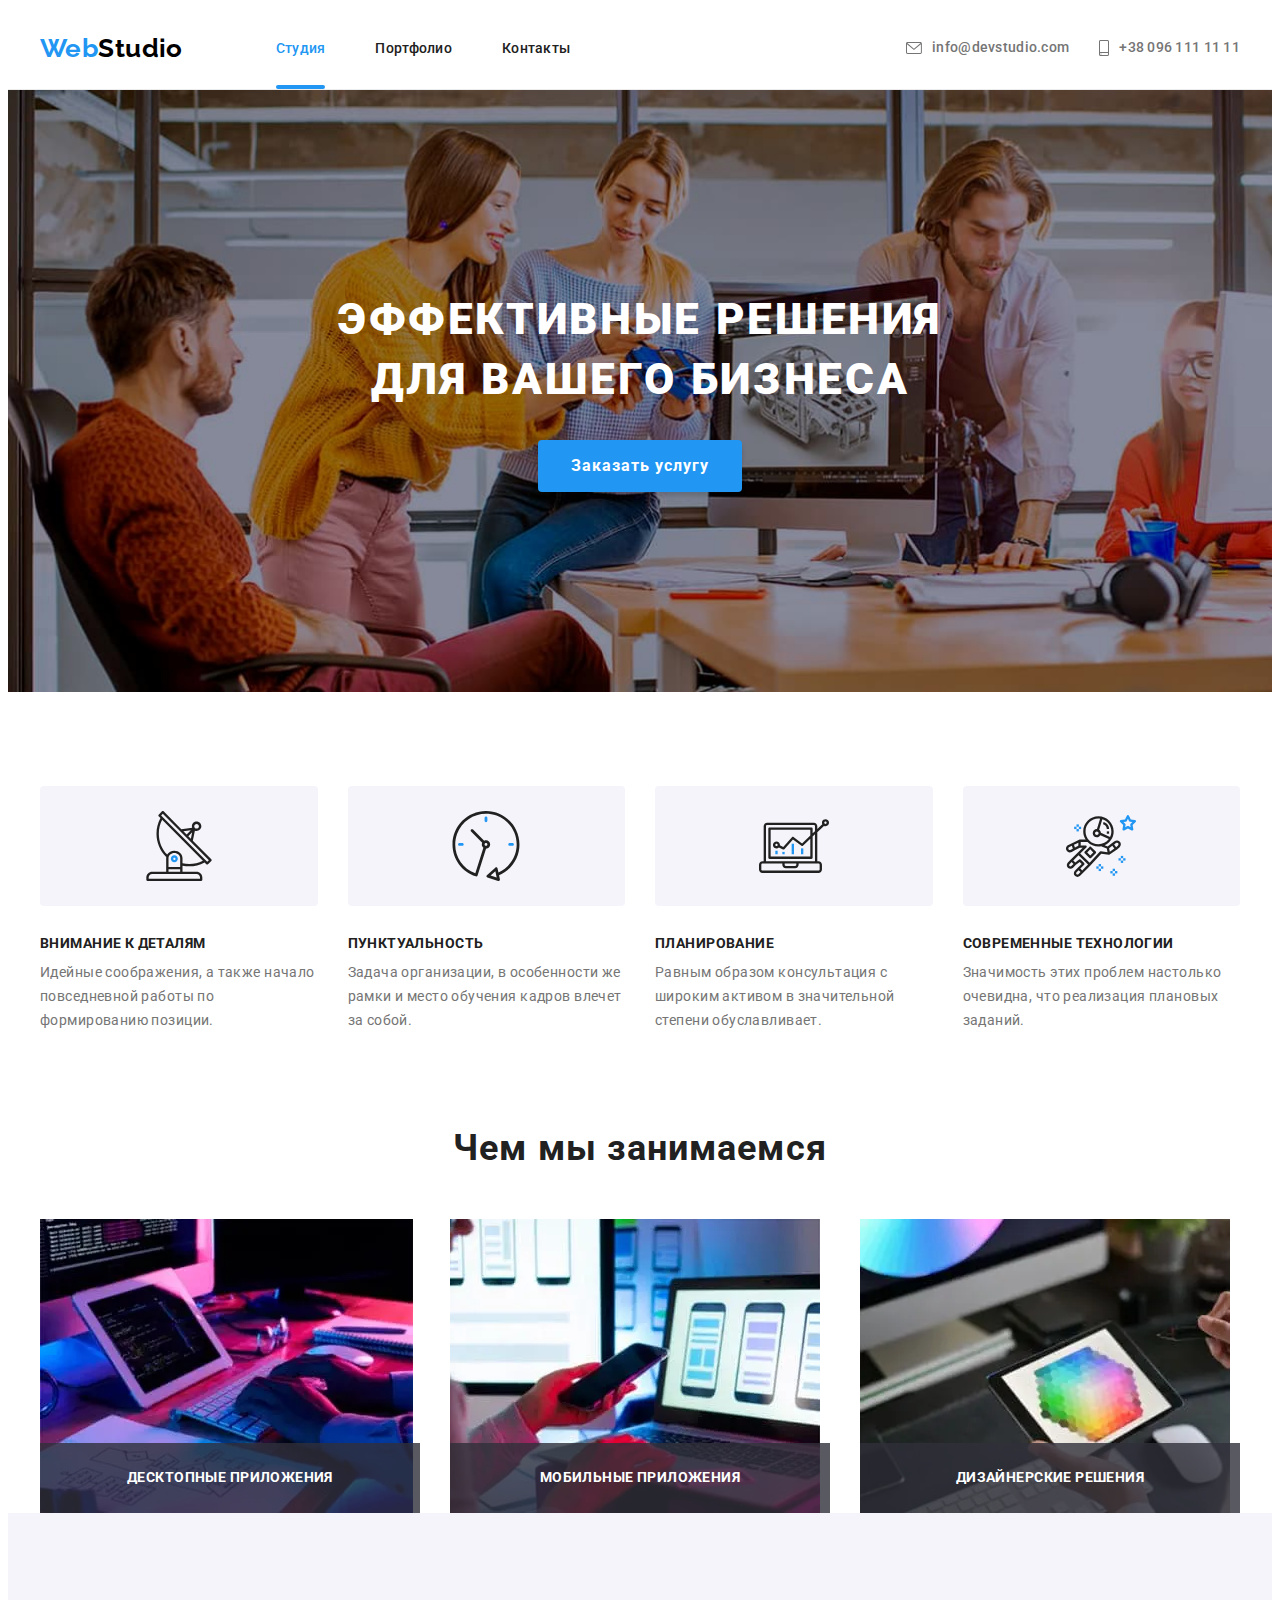
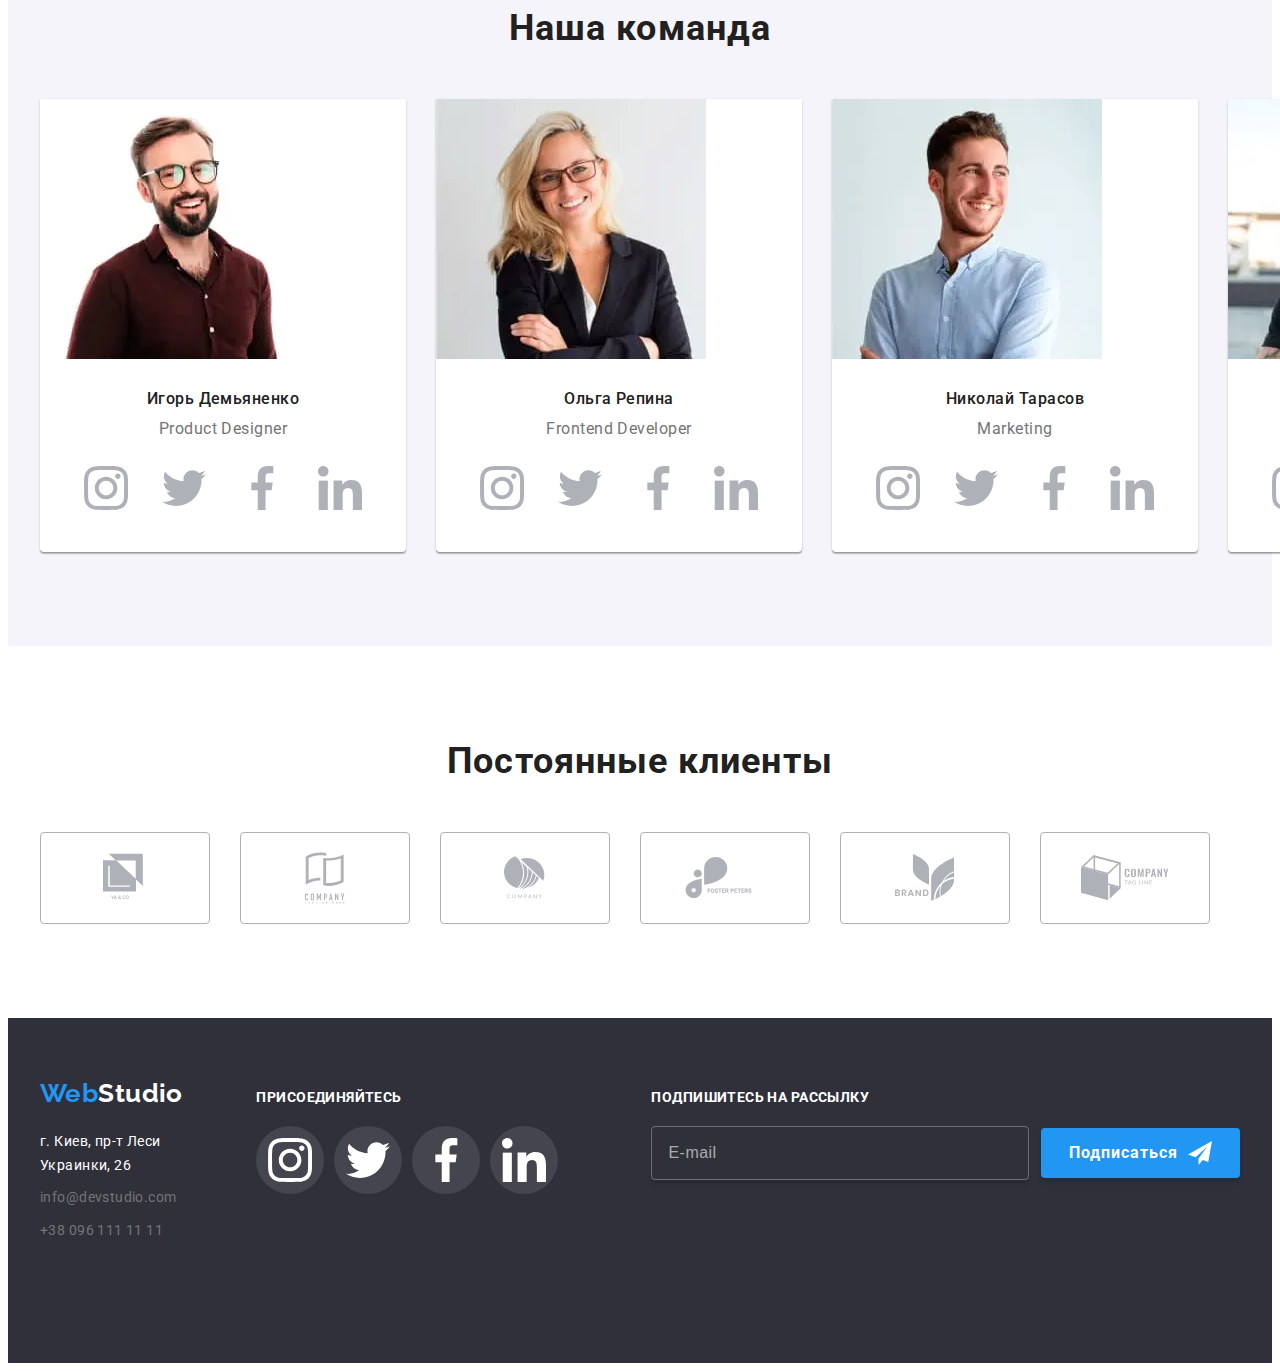
<file: index.html>
<!DOCTYPE html>
<html lang="ru">
<head>
    <meta charset="UTF-8">
    <meta name="viewport" content="width=device-width, initial-scale=1.0">
    <title>Document</title>
    <link rel="preconnect" href="https://fonts.gstatic.com">
    <link href="https://fonts.googleapis.com/css2?family=Raleway:wght@700&family=Roboto:wght@400;500;700;900&display=swap"
        rel="stylesheet">
    <link rel="stylesheet" href="https://cdnjs.cloudflare.com/ajax/libs/modern-normalize/1.0.0/modern-normalize.min.css"
        integrity="sha512-ISS7cAi1PEhQ8jnbJpJZMd29NlhNj4AWYyLOSp2CE/CsHxTCu+r+t0D2yoJudVrd0/8fTVPUVDzY5Tvli75u/g=="
        crossorigin="anonymous" />
    <link rel="stylesheet" href="https://cdnjs.cloudflare.com/ajax/libs/animate.css/4.1.1/animate.min.css" />
    <link rel="stylesheet" href="./css/main.min.css">
</head>
<body>
    <!--Шапка сайта-->
    <header class="header">
       <div class="mobile-backdrop" data-menu>
            <div class="mobile-menu">
                <button type="button" class="mobile-menu-close-btn" data-menu-close>
                    <svg class="mobile-menu-close__icon">
                        <use href="./img/main/sprite.svg#icon-mobile-menu-close"></use>
                    </svg>
                </button>
                <ul class="mobile-menu-list list">
                    <li class="mobile-menu-list__item">
                        <a class="mobile-menu-list__link mobile-menu-list_active link" href="./index.html">Студия</a>
                    </li>
                    <li class="mobile-menu-list__item">
                        <a class="mobile-menu-list__link link" href="./portfolio.html">Портфолио</a>
                    </li>
                    <li class="mobile-menu-list__item">
                        <a class="mobile-menu-list__link link" href="">Контакты</a>
                    </li>
                </ul>
                <ul class="mobile-menu-contacts list">
                    <li class="mobile-menu-contacts__item">
                        <a class="mobile-menu-contacts__tell link" href="tel:+380961111111">
                            +38 096 111 11 11
                        </a>
                    </li>
                    <li class="mobile-menu-contacts__item">
                        <a class="mobile-menu-contacts__mail link" href="mailto:info@devstudio.com">
                            info@devstudio.com
                        </a>
                    </li>
                </ul>
                <ul class="mobile-menu-social-list list">
                    <li class="mobile-menu-social-list__item">
                        <a class="mobile-menu-social-list__link link" href="">Instagram</a>
                    </li>
                    <li class="mobile-menu-social-list__item">
                        <a class="mobile-menu-social-list__link link" href="">Twitter</a>
                    </li>
                    <li class="mobile-menu-social-list__item">
                        <a class="mobile-menu-social-list__link link" href="">Facebook</a>
                    </li>
                    <li class="mobile-menu-social-list__item">
                        <a class="mobile-menu-social-list__link link" href="">LinkedIn</a>
                    </li>
                </ul>
            </div>
        </div>
        
        
        <div class="header-container container">
            <nav class="nav">
                <a class="logo logo_black link animate__fadeInDown" href="index.html"><span class="logo logo_accent">Web</span>Studio</a>
                <ul class="nav-list list">
                    <li class="nav-list__item">
                        <a class="nav-list__link nav-list_active link" href="index.html">Студия</a>
                    </li>
                    <li class="nav-list__item">
                        <a class="nav-list__link link" href="portfolio.html">Портфолио</a>
                    </li>
                    <li class="nav-list__item">
                        <a class="nav-list__link link" href="">Контакты</a>
                    </li>
                </ul>
            </nav>
            
            <ul class="our-contacts list">
                <li class="our-contacts__item">
                    <a class="our-contacts__link link" href="mailto:info@devstudio.com">
                        <svg class="our-contacts__icon envelope">
                            <use href="./img/main/sprite.svg#icon-envelope"></use>
                        </svg>
                        info@devstudio.com
                    </a>
                </li>
                <li class="our-contacts__item">
                    <a class="our-contacts__link link" href="tel:+380961111111">
                        <svg class="our-contacts__icon smartphone">
                            <use href="./img/main/sprite.svg#icon-smartphone"></use>
                        </svg>
                        +38 096 111 11 11
                    </a>
                </li>
            </ul>
            <button type="button" class="burger-btn" data-menu-button>
                <svg class="burger-btn__icon">
                    <use href="./img/main/sprite.svg#burger-icon"></use>
                </svg>
            </button>
        </div>  
    </header>

    <!--Основной блок-->
    <main>
        <section class="hero">

            <div class="hero-container">
                <h1 class="hero-container__title">Эффективные решения для вашего бизнеса</h1>
                <button class="hero-container__btn" data-modal-open>Заказать услугу</button>
            </div>
            
        </section>

        <section class="advantages container section">

            <h2 class="section-title visually-hidden">Наши преимущества</h2>
            <ul class="advantages-list list">
                <li class="advantages-list__item">
                    <div class="advantages-list__img">
                        <svg class="advantages-icon"
                            width="70"
                            height="70">
                            <use href="./img/main/sprite.svg#icon-antenna"></use>
                        </svg>
                    </div>
                    <h3 class="advantages-list__title">Внимание к деталям</h3>
                    <p class="advantages-list__descript">Идейные соображения, а также начало повседневной работы по формированию позиции.</p>
                </li>
                <li class="advantages-list__item">
                    <div class="advantages-list__img">
                        <svg class="advantages-icon"
                            width="70"
                            height="70">
                            <use href="./img/main/sprite.svg#icon-clock"></use>
                        </svg>
                    </div>
                    <h3 class="advantages-list__title">Пунктуальность</h3>
                    <p class="advantages-list__descript">Задача организации, в особенности же рамки и место обучения кадров влечет за собой.</p>
                </li>
                <li class="advantages-list__item">
                    <div class="advantages-list__img">
                        <svg class="advantages-list__icon"
                            width="70"
                            height="70">
                            <use href="./img/main/sprite.svg#icon-diagram"></use>
                        </svg>
                    </div>
                    <h3 class="advantages-list__title">Планирование</h3>
                    <p class="advantages-list__descript">Равным образом консультация с широким активом в значительной степени обуславливает.</p>
                </li>
                <li class="advantages-list__item">
                    <div class="advantages-list__img">
                        <svg class="advantages-list__icon"
                            width="70"
                            height="70">
                            <use href="./img/main/sprite.svg#icon-astronaut"></use>
                        </svg>
                    </div>
                    <h3 class="advantages-list__title">Современные технологии</h3>
                    <p class="advantages-list__descript">Значимость этих проблем настолько очевидна, что реализация плановых заданий.</p>
                </li>
            </ul>

        </section>

        <section class="activity container">
            <h2 class="section-title">Чем мы занимаемся</h2>
            <ul class="activity-list list">
                <li class="activity-list__item">
                    <a class="activity-list__link" href="">
                        <picture>
                            <source
                                srcset="./img/main/activity/image-01.webp 1x, ./img/main/activity/image-01@2x.webp 2x"
                                media="(min-width: 1200px)" type="image/webp">
                            <source 
                                srcset="./img/main/activity/image-01.jpg 1x, ./img/main/activity/image-01@2x.jpg 2x"
                                media="(min-width: 1200px)">
                            <img class="activity-list____img" src="./img/main/activity/image-01.jpg" 
                        alt="Разработчик при написании кода">
                        </picture>
                    </a>
                    <div class="activity-bacg">
                        <h3 class="activity-bacg__title">Десктопные приложения</h3>
                    </div>
                </li>
                <li class="activity-list__item">
                    <a class="activity-list__link" href="">
                        <picture>
                            <source
                                srcset="./img/main/activity/image-02.webp 1x, ./img/main/activity/image-02@2x.webp 2x"
                                media="(min-width: 1200px)" type="image/webp">
                            <source 
                                srcset="./img/main/activity/image-02.jpg 1x, ./img/main/activity/image-02@2x.jpg 2x"
                                media="(min-width: 1200px)">
                            <img class="activity-list____img" src="./img/main/activity/image-02.jpg" 
                        alt="Девушка с телефоном">
                        </picture>
                    </a>
                    <div class="activity-bacg">
                        <h3 class="activity-bacg__title">Мобильные приложения</h3>
                    </div>
                </li>
                <li class="activity-list__item">
                    <a class="activity-list__link" href="">
                        <picture>
                            <source
                                srcset="./img/main/activity/image-03.webp 1x, ./img/main/activity/image-03@2x.webp 2x"
                                media="(min-width: 1200px)" type="image/webp">
                            <source 
                                srcset="./img/main/activity/image-03.jpg 1x, ./img/main/activity/image-03@2x.jpg 2x"
                                media="(min-width: 1200px)">
                            <img class="activity-list____img" src="./img/main/activity/image-03.jpg" 
                        alt="Цветовая диаграмма на планшете">
                        </picture>
                    </a>
                    <div class="activity-bacg">
                        <h3 class="activity-bacg__title">Дизайнерские решения</h3>
                    </div>
                </li>
            </ul>
        </section>

        <section class="team">

            <div class="team-container container section">
                <h2 class="section-title">Наша команда</h2>
                <ul class="team-list list">
                    <li class="team-list__member">
                        <picture>
                            <source
                                srcset="./img/main/team/ihor.webp 1x, ./img/main/team/ihor@2x.webp 2x"
                                media="(min-width: 1200px)" type="image/webp">
                            <source 
                                srcset="./img/main/team/ihor.jpg 1x, ./img/main/team/ihor@2x.jpg 2x"
                                media="(min-width: 1200px)">
                            <source
                                srcset="./img/main/team/ihor-tablet.webp 1x, ./img/main/team/ihor-tablet@2x.webp 2x"
                                media="(min-width: 768px)" type="image/webp">
                            <source 
                                srcset="./img/main/team/ihor-tablet.jpg 1x, ./img/main/team/ihor-tablet@2x.jpg 2x"
                                media="(min-width: 768px)"> 
                            <source
                                srcset="./img/main/team/ihor-mobile.webp 1x, ./img/main/team/ihor-mobile@2x.webp 2x"
                                media="(max-width: 768px)" type="image/webp">
                            <source 
                                srcset="./img/main/team/ihor-mobile.jpg 1x, ./img/main/team/ihor-mobile@2x.jpg 2x"
                                media="(max-width: 768px)">   
                                <img class="team-list__img" src="./img/main/team/ihor.jpg" 
                        alt="Парень в очках и бордовой рубашке">
                        </picture>
                        <div class="team-member">
                            <h3 class="team-member__name">Игорь Демьяненко</h3>
                            <p class="team-member__post">Product Designer</p>
                            <ul class="team-social-list list">
                                <li class="team-social-list__item">
                                    <a class="team-social-list__link link" href="">
                                        <svg class="team-social-list__icon">
                                            <use href="./img/main/sprite.svg#icon-instagram"></use>
                                        </svg>
                                    </a>
                                </li>
                                <li class="team-social-list__item">
                                    <a class="team-social-list__link link" href="">
                                        <svg class="team-social-list__icon">
                                            <use href="./img/main/sprite.svg#icon-twitter"></use>
                                        </svg>
                                    </a>
                                </li>
                                <li class="team-social-list__item">
                                    <a class="team-social-list__link link" href="">
                                        <svg class="team-social-list__icon">
                                            <use href="./img/main/sprite.svg#icon-facebook"></use>
                                        </svg>
                                    </a>
                                </li>
                                <li class="team-social-list__item">
                                    <a class="team-social-list__link link" href="">
                                        <svg class="team-social-list__icon">
                                            <use href="./img/main/sprite.svg#icon-linkedin"></use>
                                        </svg>
                                    </a>
                                </li>
                            </ul>
                        </div>
                        
                    </li>
                    <li class="team-list__member">
                        <picture>
                            <source
                                srcset="./img/main/team/olga.webp 1x, ./img/main/team/olga@2x.webp 2x"
                                media="(min-width: 1200px)" type="image/webp">
                            <source 
                                srcset="./img/main/team/olga.jpg 1x, ./img/main/team/olga@2x.jpg 2x"
                                media="(min-width: 1200px)">
                            <source
                                srcset="./img/main/team/olga-tablet.webp 1x, ./img/main/team/olga-tablet@2x.webp 2x"
                                media="(min-width: 768px)" type="image/webp">
                            <source 
                                srcset="./img/main/team/olga-tablet.jpg 1x, ./img/main/team/olga-tablet@2x.jpg 2x"
                                media="(min-width: 768px)"> 
                            <source
                                srcset="./img/main/team/olga-mobile.webp 1x, ./img/main/team/olga-mobile@2x.webp 2x"
                                media="(max-width: 768px)" type="image/webp">
                            <source 
                                srcset="./img/main/team/olga-mobile.jpg 1x, ./img/main/team/olga-mobile@2x.jpg 2x"
                                media="(max-width: 768px)">
                            <img class="team-list__img" src="./img/main/team/olga.jpg" 
                        alt="Девушка блондинка в черном жакете">
                        </picture>
                        <div class="team-member">
                            <h3 class="team-member__name">Ольга Репина</h3>
                            <p class="team-member__post">Frontend Developer</p>
                            <ul class="team-social-list list">
                                <li class="team-social-list__item">
                                    <a class="team-social-list__link link" href="">
                                        <svg class="team-social-list__icon">
                                            <use href="./img/main/sprite.svg#icon-instagram"></use>
                                        </svg>
                                    </a>
                                </li>
                                <li class="team-social-list__item">
                                    <a class="team-social-list__link link" href="">
                                        <svg class="team-social-list__icon">
                                            <use href="./img/main/sprite.svg#icon-twitter"></use>
                                        </svg>
                                    </a>
                                </li>
                                <li class="team-social-list__item">
                                    <a class="team-social-list__link link" href="">
                                        <svg class="team-social-list__icon">
                                            <use href="./img/main/sprite.svg#icon-facebook"></use>
                                        </svg>
                                    </a>
                                </li>
                                <li class="team-social-list__item">
                                    <a class="team-social-list__link link" href="">
                                        <svg class="team-social-list__icon">
                                            <use href="./img/main/sprite.svg#icon-linkedin"></use>
                                        </svg>
                                    </a>
                                </li>
                            </ul>
                        </div>
                    </li>
                    <li class="team-list__member">
                        <picture>
                            <source
                                srcset="./img/main/team/nikolay.webp 1x, ./img/main/team/nikolay@2x.webp 2x"
                                media="(min-width: 1200px)" type="image/webp">
                            <source 
                                srcset="./img/main/team/nikolay.jpg 1x, ./img/main/team/nikolay@2x.jpg 2x"
                                media="(min-width: 1200px)">
                            <source
                                srcset="./img/main/team/nikolay-tablet.webp 1x, ./img/main/team/nikolay-tablet@2x.webp 2x"
                                media="(min-width: 768px)" type="image/webp">
                            <source 
                                srcset="./img/main/team/nikolay-tablet.jpg 1x, ./img/main/team/nikolay-tablet@2x.jpg 2x"
                                media="(min-width: 768px)"> 
                            <source
                                srcset="./img/main/team/nikolay-mobile.webp 1x, ./img/main/team/nikolay-mobile@2x.webp 2x"
                                media="(max-width: 768px)" type="image/webp">
                            <source 
                                srcset="./img/main/team/nikolay-mobile.jpg 1x, ./img/main/team/nikolay-mobile@2x.jpg 2x"
                                media="(max-width: 768px)">
                            <img class="team-list__img" src="./img/main/team/nikolay.jpg" 
                        alt="Парень в голубой рубашке">
                        </picture>
                        <div class="team-member">
                            <h3 class="team-member__name">Николай Тарасов</h3>
                            <p class="team-member__post">Marketing</p>
                            <ul class="team-social-list list">
                                <li class="team-social-list__item">
                                    <a class="team-social-list__link link" href="">
                                        <svg class="team-social-list__icon">
                                            <use href="./img/main/sprite.svg#icon-instagram"></use>
                                        </svg>
                                    </a>
                                </li>
                                <li class="team-social-list__item">
                                    <a class="team-social-list__link link" href="">
                                        <svg class="team-social-list__icon">
                                            <use href="./img/main/sprite.svg#icon-twitter"></use>
                                        </svg>
                                    </a>
                                </li>
                                <li class="team-social-list__item">
                                    <a class="team-social-list__link link" href="">
                                        <svg class="team-social-list__icon">
                                            <use href="./img/main/sprite.svg#icon-facebook"></use>
                                        </svg>
                                    </a>
                                </li>
                                <li class="team-social-list__item">
                                    <a class="team-social-list__link link" href="">
                                        <svg class="team-social-list__icon">
                                            <use href="./img/main/sprite.svg#icon-linkedin"></use>
                                        </svg>
                                    </a>
                                </li>
                            </ul>
                        </div>
                    </li>
                    <li class="team-list__member">
                        <picture>
                            <source
                                srcset="./img/main/team/michail.webp 1x, ./img/main/team/michail@2x.webp 2x"
                                media="(min-width: 1200px)" type="image/webp">
                            <source 
                                srcset="./img/main/team/michail.jpg 1x, ./img/main/team/michail@2x.jpg 2x"
                                media="(min-width: 1200px)">
                            <source
                                srcset="./img/main/team/michail-tablet.webp 1x, ./img/main/team/michail-tablet@2x.webp 2x"
                                media="(min-width: 768px)" type="image/webp">
                            <source 
                                srcset="./img/main/team/michail-tablet.jpg 1x, ./img/main/team/michail-tablet@2x.jpg 2x"
                                media="(min-width: 768px)"> 
                            <source
                                srcset="./img/main/team/michail-mobile.webp 1x, ./img/main/team/michail-mobile@2x.webp 2x"
                                media="(max-width: 768px)" type="image/webp">
                            <source 
                                srcset="./img/main/team/michail-mobile.jpg 1x, ./img/main/team/michail-mobile@2x.jpg 2x"
                                media="(max-width: 768px)">
                                <img class="team-list__img" src="./img/main/team/michail.jpg" 
                                alt="Парень в очках и черной футболке">
                        </picture>
                        <div class="team-member">
                            <h3 class="team-member__name">Михаил Ермаков</h3>
                            <p class="team-member__post">UI Designer</p>
                            <ul class="team-social-list list">
                                <li class="team-social-list__item">
                                    <a class="team-social-list__link link" href="">
                                        <svg class="team-social-list__icon">
                                            <use href="./img/main/sprite.svg#icon-instagram"></use>
                                        </svg>
                                    </a>
                                </li>
                                <li class="team-social-list__item">
                                    <a class="team-social-list__link link" href="">
                                        <svg class="team-social-list__icon">
                                            <use href="./img/main/sprite.svg#icon-twitter"></use>
                                        </svg>
                                    </a>
                                </li>
                                <li class="team-social-list__item">
                                    <a class="team-social-list__link link" href="">
                                        <svg class="team-social-list__icon">
                                            <use href="./img/main/sprite.svg#icon-facebook"></use>
                                        </svg>
                                    </a>
                                </li>
                                <li class="team-social-list__item">
                                    <a class="team-social-list__link link" href="">
                                        <svg class="team-social-list__icon">
                                            <use href="./img/main/sprite.svg#icon-linkedin"></use>
                                        </svg>
                                    </a>
                                </li>
                            </ul>
                        </div>
                    </li>
                </ul>
            </div>
           
        </section>

        <!-- Постоянные клиенты -->
        <section class="clients">
            <div class="clients-container container section">
                <h2 class="section-title">Постоянные клиенты</h2>
                <ul class="clients-list list">
                    <li class="clients-list__item">
                        <a class="clients-list__link link" href="">
                            <svg class="clients-list__icon logo1">
                                <use href="./img/main/sprite.svg#icon-logo1"></use>
                            </svg>
                        </a>
                    </li>
                    <li class="clients-list__item">
                        <a class="clients-list__link link" href="">
                            <svg class="clients-list__icon logo2">
                                <use href="./img/main/sprite.svg#icon-logo2"></use>
                            </svg>
                        </a>
                    </li>
                    <li class="clients-list__item">
                        <a class="clients-list__link link" href="">
                            <svg class="clients-list__icon logo3">
                                <use href="./img/main/sprite.svg#icon-logo3"></use>
                            </svg>
                        </a>
                    </li>
                    <li class="clients-list__item">
                        <a class="clients-list__link link" href="">
                            <svg class="clients-list__icon logo4">
                                <use href="./img/main/sprite.svg#icon-logo4"></use>
                            </svg>
                        </a>
                    </li>
                    <li class="clients-list__item">
                        <a class="clients-list__link link" href="">
                            <svg class="clients-list__icon logo5">
                                <use href="./img/main/sprite.svg#icon-logo5"></use>
                            </svg>
                        </a>
                    </li>
                    <li class="clients-list__item">
                        <a class="clients-list__link link" href="">
                            <svg class="clients-list__icon logo6">
                                <use href="./img/main/sprite.svg#icon-logo6"></use>
                            </svg>
                        </a>
                    </li>
                </ul>

            </div>
            
        </section>


    </main>

    <!--Подвал сайта-->
    <footer class="footer">

        <div class="footer-container container">

            <div class="footer-container-contacts">
                <div class="footer-contacts">
                    <a class="logo logo_white link" href="index.html"><span class="logo logo_accent">Web</span>Studio</a>
                
                    <address class="footer-address address">
                        <ul class="footer-address-list list">
                            <li class="footer-address-list__item">
                                <a class="footer-address-list__street link" href="">г. Киев, пр-т Леси Украинки, 26</a>
                            </li>
                            <li class="footer-address-list__item">
                                <a class="footer-address-list__contacts link" href="mailto:info@devstudio.com">info@devstudio.com</a>
                            </li>
                            <li class="footer-address-list__item">
                                <a class="footer-address-list__contacts link" href="tel:+380961111111">+38 096 111 11 11</a>
                            </li>
                        </ul>
                    </address>
                </div>
                
                <div class="footer-join">
                    <p class="footer-join__title join-title">Присоединяйтесь</p>
                    <ul class="social-list list">
                        <li class="social-list__item">
                            <a class="social-list__link link" href="">
                                <svg class="social-list__icon">
                                    <use href="./img/main/sprite.svg#icon-instagram"></use>
                                </svg>
                            </a>
                        </li>
                        <li class="social-list__item">
                            <a class="social-list__link link" href="">
                                <svg class="social-list__icon">
                                    <use href="./img/main/sprite.svg#icon-twitter"></use>
                                </svg>
                            </a>
                        </li>
                        <li class="social-list__item">
                            <a class="social-list__link link" href="">
                                <svg class="social-list__icon">
                                    <use href="./img/main/sprite.svg#icon-facebook"></use>
                                </svg>
                            </a>
                        </li>
                        <li class="social-list__item">
                            <a class="social-list__link link" href="">
                                <svg class="social-list__icon">
                                    <use href="./img/main/sprite.svg#icon-linkedin"></use>
                                </svg>
                            </a>
                        </li>
                    </ul>
                </div>
            </div>
            

            
            <div class="footer-form">
                <form class="form-join">
                    <p class="form-join__title join-title">Подпишитесь на рассылку</p>
                    <div class="form-email">
                        <label class="form-email__lable">
                            <input class="form-email__input" type="email" name="email" placeholder="E-mail">
                        </label>
                        <button class="join-button" type="submit">Подписаться
                            <svg class="join-button__icon">
                                <use href="./img/main/sprite.svg#icon-send"></use>
                            </svg>
                        </button>
                    </div>
                    
                </form>
            </div>
            
        </div>
       
    </footer>

    <div class="backdrop is-hidden" data-modal>
        <div class="modal">
            <button class="modal-close-btn" data-modal-close>
                <svg class="modal-close-btn__icon">
                    <use href="./img/main/sprite.svg#icon-close"></use>
                </svg>
            </button>
            <p class="modal__title">Оставьте свои данные, мы вам перезвоним</p>
            <form>
                <div class="modal-form">
                    
                    <div class="modal-form-element">
                        <label class="modal-form-element__lable" for="name">Имя</label>
                        <input class="modal-form-element__input" type="text" name="name" id="name">
                        <svg class="modal-form-element__icon">
                            <use href="./img/main/sprite.svg#icon-person"></use>
                        </svg>
                    </div>
                    
                    <div class="modal-form-element">
                        <label class="modal-form-element__lable" for="tel">Телефон</label>
                        <input class="modal-form-element__input" type="tel" name="tel" id="tel" required>
                        <svg class="modal-form-element__icon tel">
                            <use href="./img/main/sprite.svg#icon-phone"></use>
                        </svg>
                    </div>
                   
                    <div class="modal-form-element">
                        <label class="modal-form-element__lable" for="email">Почта</label>
                        <input class="modal-form-element__input" type="email" name="email" id="email" required>
                        <svg class="modal-form-element__icon">
                            <use href="./img/main/sprite.svg#icon-email"></use>
                        </svg>
                    </div>

                    <div class="modal-form-comment">
                        <label class="modal-form-comment__lable" for="comment">Комментарий</label>
                        <textarea class="modal-form-comment__textarea" name="comment" placeholder="Введите текст" id="comment"></textarea>
                    </div>
                    
                    <div class="modal-form-policy">
                        <input class="modal-form-policy__cell visually-hidden" type="checkbox" name="agree" id="agree">
                        <label class="modal-form-policy__label" for="agree">Соглашаюсь с рассылкой и принимаю&nbsp;<a class="modal-form-policy__link" href="">Условия договора</a></label>
                        
                    </div>
                    
                    <button class="modal-form-policy__submit" type="submit">Отправить</button>
                </div>
                
            </form>
        </div>
    </div>

    <script src="./js/modal.js"></script>
    <script src="./js/mobile-menu.js"></script>
</body>
</html>
</file>
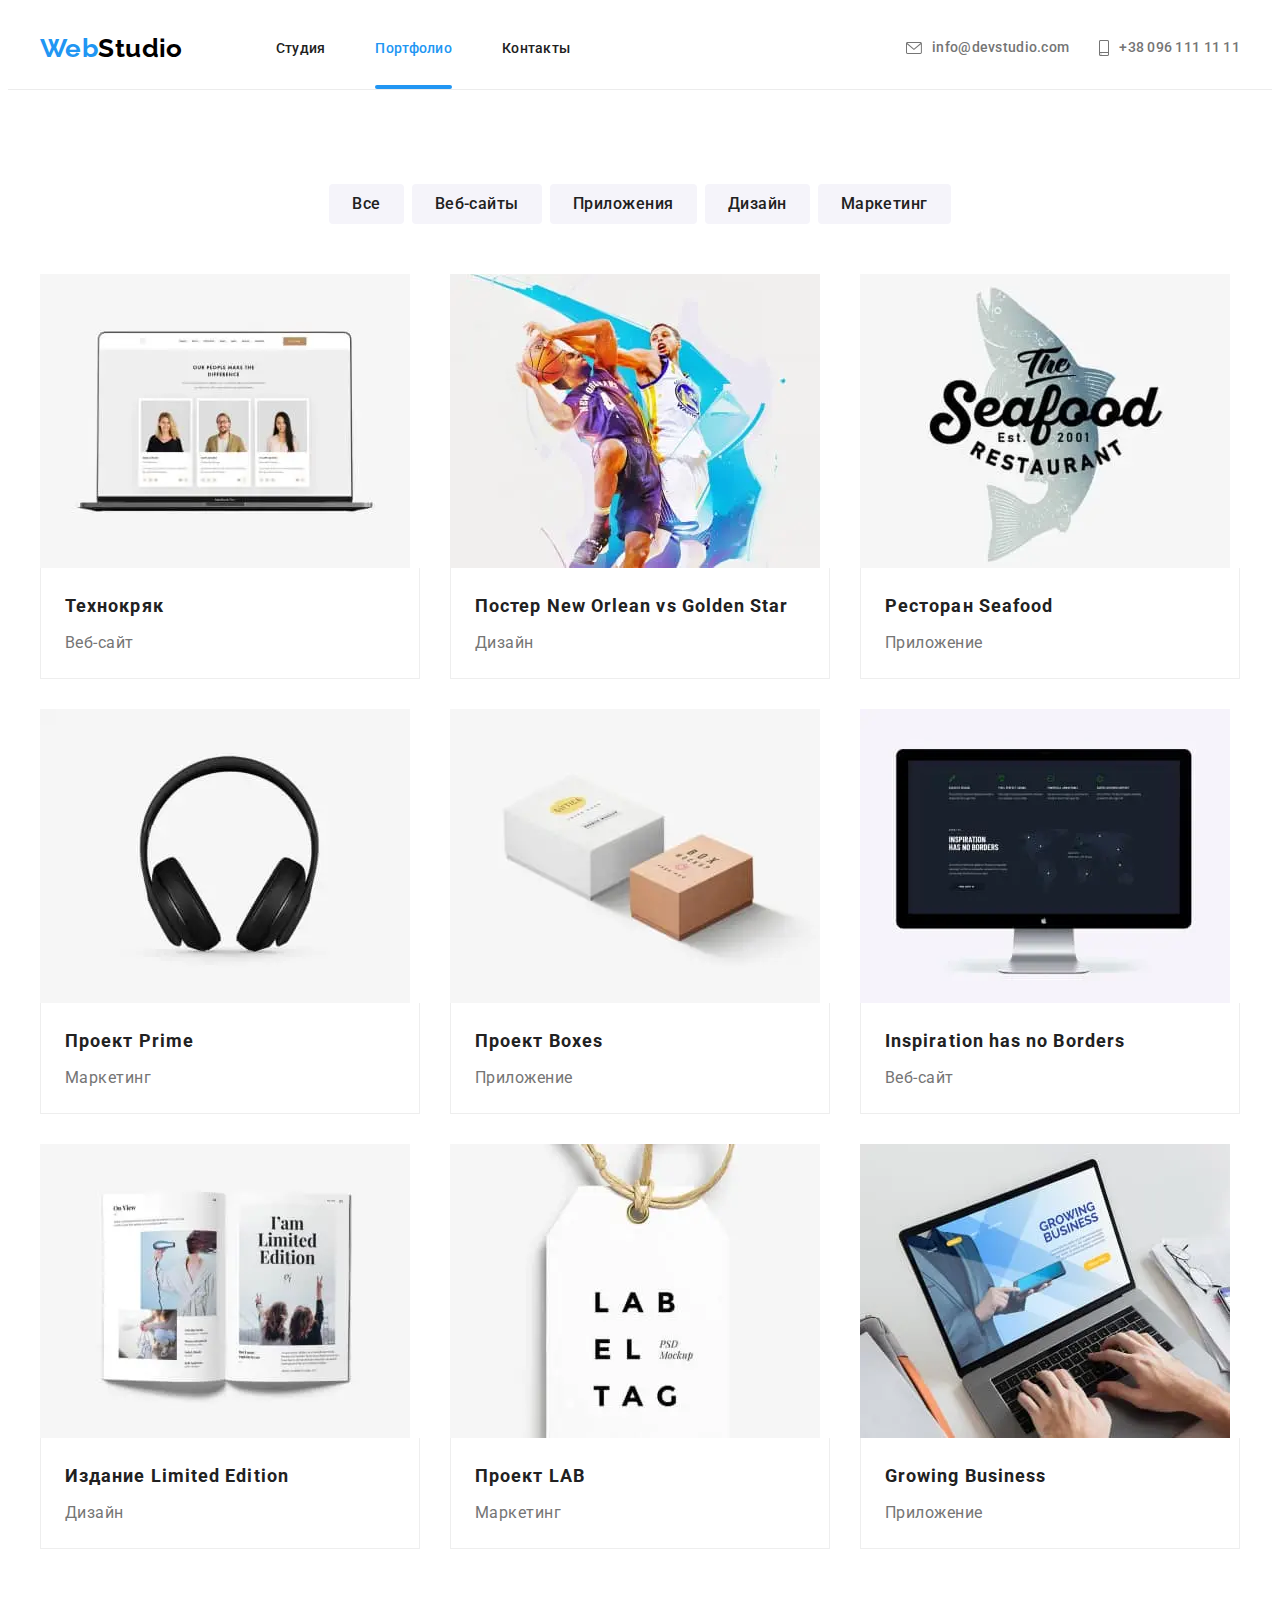
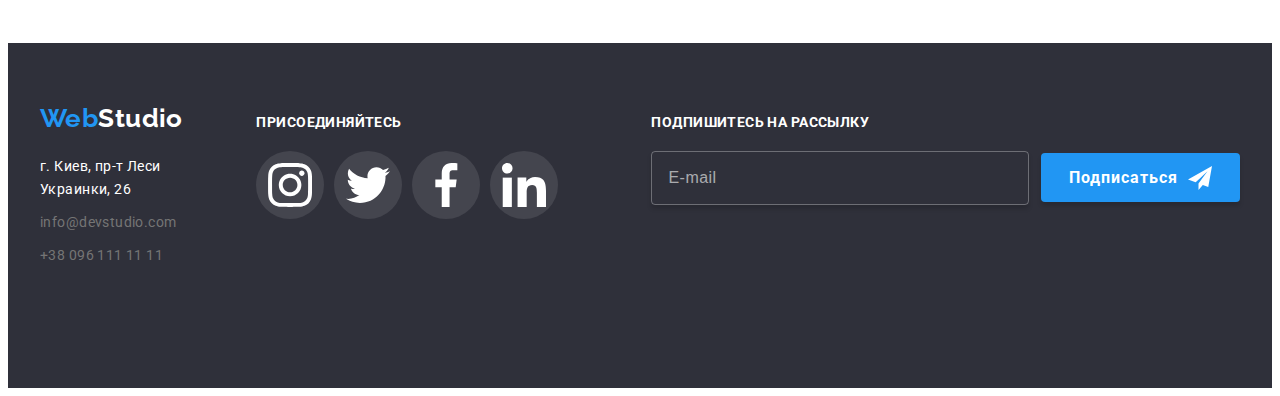
<file: portfolio.html>
<!DOCTYPE html>
<html lang="ru">
<head>
    <meta charset="UTF-8">
    <meta http-equiv="X-UA-Compatible" content="IE=edge">
    <meta name="viewport" content="width=device-width, initial-scale=1.0">
    <title>Document</title>
    <link rel="preconnect" href="https://fonts.gstatic.com">
    <link href="https://fonts.googleapis.com/css2?family=Raleway:wght@700&family=Roboto:wght@400;500;700;900&display=swap"
        rel="stylesheet">
    <link rel="stylesheet" href="https://cdnjs.cloudflare.com/ajax/libs/modern-normalize/1.0.0/modern-normalize.min.css"
        integrity="sha512-ISS7cAi1PEhQ8jnbJpJZMd29NlhNj4AWYyLOSp2CE/CsHxTCu+r+t0D2yoJudVrd0/8fTVPUVDzY5Tvli75u/g=="
        crossorigin="anonymous" />
    <link rel="stylesheet" href="./css/main.min.css">
</head>
<body>
    <!--Шапка сайта-->
    <header class="header">
        <div class="mobile-backdrop" data-menu>
             <div class="mobile-menu">
                 <button type="button" class="mobile-menu-close-btn" data-menu-close>
                     <svg class="mobile-menu-close__icon">
                         <use href="./img/main/sprite.svg#icon-mobile-menu-close"></use>
                     </svg>
                 </button>
                 <ul class="mobile-menu-list list">
                     <li class="mobile-menu-list__item">
                         <a class="mobile-menu-list__link link" href="./index.html">Студия</a>
                     </li>
                     <li class="mobile-menu-list__item">
                         <a class="mobile-menu-list__link mobile-menu-list_active link" href="./portfolio.html">Портфолио</a>
                     </li>
                     <li class="mobile-menu-list__item">
                         <a class="mobile-menu-list__link link" href="">Контакты</a>
                     </li>
                 </ul>
                 <ul class="mobile-menu-contacts list">
                     <li class="mobile-menu-contacts__item">
                         <a class="mobile-menu-contacts__tell link" href="tel:+380961111111">
                             +38 096 111 11 11
                         </a>
                     </li>
                     <li class="mobile-menu-contacts__item">
                         <a class="mobile-menu-contacts__mail link" href="mailto:info@devstudio.com">
                             info@devstudio.com
                         </a>
                     </li>
                 </ul>
                 <ul class="mobile-menu-social-list list">
                     <li class="mobile-menu-social-list__item">
                         <a class="mobile-menu-social-list__link link" href="">Instagram</a>
                     </li>
                     <li class="mobile-menu-social-list__item">
                         <a class="mobile-menu-social-list__link link" href="">Twitter</a>
                     </li>
                     <li class="mobile-menu-social-list__item">
                         <a class="mobile-menu-social-list__link link" href="">Facebook</a>
                     </li>
                     <li class="mobile-menu-social-list__item">
                         <a class="mobile-menu-social-list__link link" href="">LinkedIn</a>
                     </li>
                 </ul>
             </div>
         </div>
         
         
         <div class="header-container container">
             <nav class="nav">
                 <a class="logo logo_black link animate__fadeInDown" href="index.html"><span class="logo logo_accent">Web</span>Studio</a>
                 <ul class="nav-list list">
                     <li class="nav-list__item">
                         <a class="nav-list__link link" href="index.html">Студия</a>
                     </li>
                     <li class="nav-list__item">
                         <a class="nav-list__link nav-list_active link" href="portfolio.html">Портфолио</a>
                     </li>
                     <li class="nav-list__item">
                         <a class="nav-list__link link" href="">Контакты</a>
                     </li>
                 </ul>
             </nav>
             
             <ul class="our-contacts list">
                 <li class="our-contacts__item">
                     <a class="our-contacts__link link" href="mailto:info@devstudio.com">
                         <svg class="our-contacts__icon envelope">
                             <use href="./img/main/sprite.svg#icon-envelope"></use>
                         </svg>
                         info@devstudio.com
                     </a>
                 </li>
                 <li class="our-contacts__item">
                     <a class="our-contacts__link link" href="tel:+380961111111">
                         <svg class="our-contacts__icon smartphone">
                             <use href="./img/main/sprite.svg#icon-smartphone"></use>
                         </svg>
                         +38 096 111 11 11
                     </a>
                 </li>
             </ul>
             <button type="button" class="burger-btn" data-menu-button>
                 <svg class="burger-btn__icon">
                     <use href="./img/main/sprite.svg#burger-icon"></use>
                 </svg>
             </button>
         </div>  
     </header>
    
    <!--Основной блок-->
    <main>
        <section class="example container section">
            <h1 class="example__title visually-hidden">Примеры работ</h1>
            <ul class="filter-list list">
                <li class="filter-list__item">
                    <button class="filter-list__btn" type="button">Все</button>
                </li>
                <li class="filter-list__item">
                    <button class="filter-list__btn" type="button">Веб-сайты</button>
                </li>
                <li class="filter-list__item">
                    <button class="filter-list__btn" type="button">Приложения</button>
                </li>
                <li class="filter-list__item">
                    <button class="filter-list__btn" type="button">Дизайн</button>
                </li>
                <li class="filter-list__item">
                    <button class="filter-list__btn" type="button">Маркетинг</button>
                </li>
            </ul>
            <ul class="example-list list">
                <li class="example-list__item">
                    <a class="example-list__link link" href="">
                        <div class="example-thumb">
                            <picture>
                                <source
                                    srcset="./img/main/portfolio/technokryak/technokryak.webp 1x, ./img/main/portfolio/technokryak/technokryak@2x.webp 2x"
                                    media="(min-width: 1200px)" type="image/webp">
                                <source 
                                    srcset="./img/main/portfolio/technokryak/technokryak.jpg 1x, ./img/main/portfolio/technokryak/technokryak@2x.jpg 2x"
                                    media="(min-width: 1200px)">
                                <source
                                    srcset="./img/main/portfolio/technokryak/technokryak-tablet.webp 1x, ./img/main/portfolio/technokryak/technokryak-tablet@2x.webp 2x"
                                    media="(min-width: 768px)" type="image/webp">
                                <source 
                                    srcset="./img/main/portfolio/technokryak/technokryak-tablet.jpg 1x, ./img/main/portfolio/technokryak/technokryak-tablet@2x.jpg 2x"
                                    media="(min-width: 768px)"> 
                                <source
                                    srcset="./img/main/portfolio/technokryak/technokryak-mobile.webp 1x, ./img/main/portfolio/technokryak/technokryak-mobile@2x.webp 2x"
                                    media="(max-width: 768px)" type="image/webp">
                                <source 
                                    srcset="./img/main/portfolio/technokryak/technokryak-mobile.jpg 1x, ./img/main/portfolio/technokryak/technokryak-mobile@2x.jpg 2x"
                                    media="(max-width: 768px)">
                                <img class="example-thumb__img" src="./img/main/portfolio/technokryak/technokryak.jpg" alt="Монитор ноутбука">
                            </picture>
                            <div class="example-overlay">
                                <p class="example-overlay__descript">Технокряк это современная площадка распространения коронавируса. Компании используют
                                эту
                                платформу для цифрового
                                шпионажа и атак на защищённые сервера конкурентов.</p>
                            </div>
                        </div>
                        
                        <div class="example-text-container">
                            <h2 class="example-text-container__title">Технокряк</h2>
                            <p class="example-text-container__descript">Веб-сайт</p>
                        </div>
                    </a>
                    
                </li>
                <li class="example-list__item">
                    <a class="example-list__link link" href="">
                        <div class="example-thumb">
                            <picture>
                            <source
                                srcset="./img/main/portfolio/basketball/basketball.webp 1x, ./img/main/portfolio/basketball/basketball@2x.webp 2x"
                                media="(min-width: 1200px)" type="image/webp">
                            <source 
                                srcset="./img/main/portfolio/basketball/basketball.jpg 1x, ./img/main/portfolio/basketball/basketball@2x.jpg 2x"
                                media="(min-width: 1200px)">
                            <source
                                srcset="./img/main/portfolio/basketball/basketball-tablet.webp 1x, ./img/main/portfolio/basketball/basketball-tablet@2x.webp 2x"
                                media="(min-width: 768px)" type="image/webp">
                            <source 
                                srcset="./img/main/portfolio/basketball/basketball-tablet.jpg 1x, ./img/main/portfolio/basketball/basketball-tablet@2x.jpg 2x"
                                media="(min-width: 768px)"> 
                            <source
                                srcset="./img/main/portfolio/basketball/basketball-mobile.webp 1x, ./img/main/portfolio/basketball/basketball-mobile@2x.webp 2x"
                                media="(max-width: 768px)" type="image/webp">
                            <source 
                                srcset="./img/main/portfolio/basketball/basketball-mobile.jpg 1x, ./img/main/portfolio/basketball/basketball-mobile@2x.jpg 2x"
                                media="(max-width: 768px)">
                                <img class="example-thumb__img" src="./img/main/portfolio/basketball/basketball.jpg" alt="Два баскетболиста">
                            <div class="example-overlay">
                            </picture>
                                <p class="example-overlay__descript">Технокряк это современная площадка распространения коронавируса. Компании используют
                                    эту
                                    платформу для цифрового
                                    шпионажа и атак на защищённые сервера конкурентов.</p>
                            </div>
                        </div>
                        
                        <div class="example-text-container">
                            <h2 class="example-text-container__title">Постер <span lang="en">New Orlean vs Golden Star</span></h2>
                            <p class="example-text-container__descript">Дизайн</p>
                        </div>
                    </a>
                    
                </li>
                <li class="example-list__item">
                    <a class="example-list__link link" href="">
                        <div class="example-thumb">
                            <picture>
                            <source
                                srcset="./img/main/portfolio/seafood/seafood.webp 1x, ./img/main/portfolio/seafood/seafood@2x.webp 2x"
                                media="(min-width: 1200px)" type="image/webp">
                            <source 
                                srcset="./img/main/portfolio/seafood/seafood.jpg 1x, ./img/main/portfolio/seafood/seafood@2x.jpg 2x"
                                media="(min-width: 1200px)">
                            <source
                                srcset="./img/main/portfolio/seafood/seafood-tablet.webp 1x, ./img/main/portfolio/seafood/seafood-tablet@2x.webp 2x"
                                media="(min-width: 768px)" type="image/webp">
                            <source 
                                srcset="./img/main/portfolio/seafood/seafood-tablet.jpg 1x, ./img/main/portfolio/seafood/seafood-tablet@2x.jpg 2x"
                                media="(min-width: 768px)"> 
                            <source
                                srcset="./img/main/portfolio/seafood/seafood-mobile.webp 1x, ./img/main/portfolio/seafood/seafood-mobile@2x.webp 2x"
                                media="(max-width: 768px)" type="image/webp">
                            <source 
                                srcset="./img/main/portfolio/seafood/seafood-mobile.jpg 1x, ./img/main/portfolio/seafood/seafood-mobile@2x.jpg 2x"
                                media="(max-width: 768px)">
                            <img class="example-thumb__img" src="./img/main/portfolio/seafood/seafood.jpg" alt="Надпись на фоне рыбы">
                            </picture>
                            
                            <div class="example-overlay">
                                <p class="example-overlay__descript">Технокряк это современная площадка распространения коронавируса. Компании используют
                                    эту
                                    платформу для цифрового
                                    шпионажа и атак на защищённые сервера конкурентов.</p>
                            </div>
                        </div>
                        
                        <div class="example-text-container">
                            <h2 class="example-text-container__title">Ресторан <span lang="en">Seafood</span></h2>
                            <p class="example-text-container__descript">Приложение</p>
                        </div>
                    </a>
                   
                </li>
                <li class="example-list__item">
                    <a class="example-list__link link" href="">
                        <div class="example-thumb">
                            <picture>
                            <source
                                srcset="./img/main/portfolio/prime/prime.webp 1x, ./img/main/portfolio/prime/prime@2x.webp 2x"
                                media="(min-width: 1200px)" type="image/webp">
                            <source 
                                srcset="./img/main/portfolio/prime/prime.jpg 1x, ./img/main/portfolio/prime/prime@2x.jpg 2x"
                                media="(min-width: 1200px)">
                            <source
                                srcset="./img/main/portfolio/prime/prime-tablet.webp 1x, ./img/main/portfolio/prime/prime-tablet@2x.webp 2x"
                                media="(min-width: 768px)" type="image/webp">
                            <source 
                                srcset="./img/main/portfolio/prime/prime-tablet.jpg 1x, ./img/main/portfolio/prime/prime-tablet@2x.jpg 2x"
                                media="(min-width: 768px)"> 
                            <source
                                srcset="./img/main/portfolio/prime/prime-mobile.webp 1x, ./img/main/portfolio/prime/prime-mobile@2x.webp 2x"
                                media="(max-width: 768px)" type="image/webp">
                            <source 
                                srcset="./img/main/portfolio/prime/prime-mobile.jpg 1x, ./img/main/portfolio/prime/prime-mobile@2x.jpg 2x"
                                media="(max-width: 768px)">
                                <img class="example-thumb__img" src="./img/main/portfolio/prime/prime.jpg" alt="Наушники">
                            </picture>
                            
                            <div class="example-overlay">
                                <p class="example-overlay__descript">Технокряк это современная площадка распространения коронавируса. Компании используют
                                    эту
                                    платформу для цифрового
                                    шпионажа и атак на защищённые сервера конкурентов.</p>
                            </div>
                        </div>
                        
                        <div class="example-text-container">
                            <h2 class="example-text-container__title">Проект <span lang="en">Prime</span></h2>
                            <p class="example-text-container__descript">Маркетинг</p>
                        </div>
                    </a>
                   
                </li>
                <li class="example-list__item">
                    <a class="example-list__link link" href="">
                        <div class="example-thumb">
                            <picture>
                            <source
                                srcset="./img/main/portfolio/box/boxes.webp 1x, ./img/main/portfolio/box/boxes@2x.webp 2x"
                                media="(min-width: 1200px)" type="image/webp">
                            <source 
                                srcset="./img/main/portfolio/box/boxes.jpg 1x, ./img/main/portfolio/box/boxes@2x.jpg 2x"
                                media="(min-width: 1200px)">
                            <source
                                srcset="./img/main/portfolio/box/boxes-tablet.webp 1x, ./img/main/portfolio/box/boxes-tablet@2x.webp 2x"
                                media="(min-width: 768px)" type="image/webp">
                            <source 
                                srcset="./img/main/portfolio/box/boxes-tablet.jpg 1x, ./img/main/portfolio/box/boxes-tablet@2x.jpg 2x"
                                media="(min-width: 768px)"> 
                            <source
                                srcset="./img/main/portfolio/box/boxes-mobile.webp 1x, ./img/main/portfolio/box/boxes-mobile@2x.webp 2x"
                                media="(max-width: 768px)" type="image/webp">
                            <source 
                                srcset="./img/main/portfolio/box/boxes-mobile.jpg 1x, ./img/main/portfolio/box/boxes-mobile@2x.jpg 2x"
                                media="(max-width: 768px)">
                                <img class="example-thumb__img" src="./img/main/portfolio/box/boxes.jpg" alt="Две коробки">
                            </picture>
                            
                            <div class="example-overlay">
                                <p class="example-overlay__descript">Технокряк это современная площадка распространения коронавируса. Компании используют
                                    эту
                                    платформу для цифрового
                                    шпионажа и атак на защищённые сервера конкурентов.</p>
                            </div>
                        </div>
                        
                        <div class="example-text-container">
                            <h2 class="example-text-container__title">Проект <span lang="en">Boxes</span></h2>
                            <p class="example-text-container__descript">Приложение</p>
                        </div>
                    </a>
                    
                </li>
                <li class="example-list__item">
                    <a class="example-list__link link" href="">
                        <div class="example-thumb">
                            <picture>
                            <source
                                srcset="./img/main/portfolio/inspir/inspiration.webp 1x, ./img/main/portfolio/inspir/inspiration@2x.webp 2x"
                                media="(min-width: 1200px)" type="image/webp">
                            <source 
                                srcset="./img/main/portfolio/inspir/inspiration.jpg 1x, ./img/main/portfolio/inspir/inspiration@2x.jpg 2x"
                                media="(min-width: 1200px)">
                            <source
                                srcset="./img/main/portfolio/inspir/inspiration-tablet.webp 1x, ./img/main/portfolio/inspir/inspiration-tablet@2x.webp 2x"
                                media="(min-width: 768px)" type="image/webp">
                            <source 
                                srcset="./img/main/portfolio/inspir/inspiration-tablet.jpg 1x, ./img/main/portfolio/inspir/inspiration-tablet@2x.jpg 2x"
                                media="(min-width: 768px)"> 
                            <source
                                srcset="./img/main/portfolio/inspir/inspiration-mobile.webp 1x, ./img/main/portfolio/inspir/inspiration-mobile@2x.webp 2x"
                                media="(max-width: 768px)" type="image/webp">
                            <source 
                                srcset="./img/main/portfolio/inspir/inspiration-mobile.jpg 1x, ./img/main/portfolio/inspir/inspiration-mobile@2x.jpg 2x"
                                media="(max-width: 768px)">
                                <img class="example-thumb__img" src="./img/main/portfolio/inspir/inspiration.jpg" alt="Монитор компьютера">
                            </picture>
                            
                            <div class="example-overlay">
                                <p class="example-overlay__descript">Технокряк это современная площадка распространения коронавируса. Компании используют
                                    эту
                                    платформу для цифрового
                                    шпионажа и атак на защищённые сервера конкурентов.</p>
                            </div>
                        </div>
                       
                        <div class="example-text-container">
                            <h2 class="example-text-container__title" lang="en">Inspiration has no Borders</h2>
                            <p class="example-text-container__descript">Веб-сайт</p>
                        </div>
                    </a>
                    
                </li>
                <li class="example-list__item">
                    <a class="example-list__link link" href="">
                        <div class="example-thumb">
                            <picture>
                            <source
                                srcset="./img/main/portfolio/limited/limited.webp 1x, ./img/main/portfolio/limited/limited@2x.webp 2x"
                                media="(min-width: 1200px)" type="image/webp">
                            <source 
                                srcset="./img/main/portfolio/limited/limited.jpg 1x, ./img/main/portfolio/limited/limited@2x.jpg 2x"
                                media="(min-width: 1200px)">
                            <source
                                srcset="./img/main/portfolio/limited/limited-tablet.webp 1x, ./img/main/portfolio/limited/limited-tablet@2x.webp 2x"
                                media="(min-width: 768px)" type="image/webp">
                            <source 
                                srcset="./img/main/portfolio/limited/limited-tablet.jpg 1x, ./img/main/portfolio/limited/limited-tablet@2x.jpg 2x"
                                media="(min-width: 768px)"> 
                            <source
                                srcset="./img/main/portfolio/limited/limited-mobile.webp 1x, ./img/main/portfolio/limited/limited-mobile@2x.webp 2x"
                                media="(max-width: 768px)" type="image/webp">
                            <source 
                                srcset="./img/main/portfolio/limited/limited-mobile.jpg 1x, ./img/main/portfolio/limited/limited-mobile@2x.jpg 2x"
                                media="(max-width: 768px)">
                                <img class="example-thumb__img" src="./img/main/portfolio/limited/limited.jpg" alt="Раскрытый журнал">
                            </picture>
                            
                            <div class="example-overlay">
                                <p class="example-overlay__descript">Технокряк это современная площадка распространения коронавируса. Компании используют
                                    эту
                                    платформу для цифрового
                                    шпионажа и атак на защищённые сервера конкурентов.</p>
                            </div>
                        </div>
                       
                        <div class="example-text-container">
                            <h2 class="example-text-container__title">Издание <span lang="en">Limited Edition</span></h2>
                            <p class="example-text-container__descript">Дизайн</p>
                        </div>
                    </a>
                    
                </li>
                <li class="example-list__item">
                    <a class="example-list__link link" href="">
                        <div class="example-thumb">
                            <picture>
                            <source
                                srcset="./img/main/portfolio/lab/lab.webp 1x, ./img/main/portfolio/lab/lab@2x.webp 2x"
                                media="(min-width: 1200px)" type="image/webp">
                            <source 
                                srcset="./img/main/portfolio/lab/lab.jpg 1x, ./img/main/portfolio/lab/lab@2x.jpg 2x"
                                media="(min-width: 1200px)">
                            <source
                                srcset="./img/main/portfolio/lab/lab-tablet.webp 1x, ./img/main/portfolio/lab/lab-tablet@2x.webp 2x"
                                media="(min-width: 768px)" type="image/webp">
                            <source 
                                srcset="./img/main/portfolio/lab/lab-tablet.jpg 1x, ./img/main/portfolio/lab/lab-tablet@2x.jpg 2x"
                                media="(min-width: 768px)"> 
                            <source
                                srcset="./img/main/portfolio/lab/lab-mobile.webp 1x, ./img/main/portfolio/lab/lab-mobile@2x.webp 2x"
                                media="(max-width: 768px)" type="image/webp">
                            <source 
                                srcset="./img/main/portfolio/lab/lab-mobile.jpg 1x, ./img/main/portfolio/lab/lab-mobile@2x.jpg 2x"
                                media="(max-width: 768px)">
                                <img class="example-thumb__img" src="./img/main/portfolio/lab/lab.jpg" alt="Ярлык">
                            </picture>
                            
                            <div class="example-overlay">
                                <p class="example-overlay__descript">Технокряк это современная площадка распространения коронавируса. Компании используют
                                    эту
                                    платформу для цифрового
                                    шпионажа и атак на защищённые сервера конкурентов.</p>
                            </div>
                        </div>
                        
                        <div class="example-text-container">
                            <h2 class="example-text-container__title">Проект LAB</h2>
                            <p class="example-text-container__descript">Маркетинг</p>
                        </div>
                    </a>
                    
                </li>
                <li class="example-list__item">
                    <a class="example-list__link link" href="">
                        <div class="example-thumb">
                            <picture>
                            <source
                                srcset="./img/main/portfolio/growing/growing.webp 1x, ./img/main/portfolio/growing/growing@2x.webp 2x"
                                media="(min-width: 1200px)" type="image/webp">
                            <source 
                                srcset="./img/main/portfolio/growing/growing.jpg 1x, ./img/main/portfolio/growing/growing@2x.jpg 2x"
                                media="(min-width: 1200px)">
                            <source
                                srcset="./img/main/portfolio/growing/growing-tablet.webp 1x, ./img/main/portfolio/growing/growing-tablet@2x.webp 2x"
                                media="(min-width: 768px)" type="image/webp">
                            <source 
                                srcset="./img/main/portfolio/growing/growing-tablet.jpg 1x, ./img/main/portfolio/growing/growing-tablet@2x.jpg 2x"
                                media="(min-width: 768px)"> 
                            <source
                                srcset="./img/main/portfolio/growing/growing-mobile.webp 1x, ./img/main/portfolio/growing/growing-mobile@2x.webp 2x"
                                media="(max-width: 768px)" type="image/webp">
                            <source 
                                srcset="./img/main/portfolio/growing/growing-mobile.jpg 1x, ./img/main/portfolio/growing/growing-mobile@2x.jpg 2x"
                                media="(max-width: 768px)">
                                <img class="example-thumb__img" src="./img/main/portfolio/growing/growing.jpg" alt="Руки печатают на ноутбуке">
                            </picture>
                            
                            <div class="example-overlay">
                                <p class="example-overlay__descript">Технокряк это современная площадка распространения коронавируса. Компании используют
                                    эту
                                    платформу для цифрового
                                    шпионажа и атак на защищённые сервера конкурентов.</p>
                            </div>
                        </div>
                        
                        <div class="example-text-container">
                            <h2 class="example-text-container__title" lang="en">Growing Business</h2>
                            <p class="example-text-container__descript">Приложение</p>
                        </div>
                    </a>
                    
                </li>
            </ul>
        </section>
    </main>

    <!--Подвал сайта-->
    <footer class="footer">
    
        <div class="footer-container container">
    
            <div class="footer-container-contacts">
                <div class="footer-contacts">
                    <a class="logo logo_white link" href="index.html"><span class="logo logo_accent">Web</span>Studio</a>
    
                    <address class="footer-address address">
                        <ul class="footer-address-list list">
                            <li class="footer-address-list__item">
                                <a class="footer-address-list__street link" href="">г. Киев, пр-т Леси Украинки, 26</a>
                            </li>
                            <li class="footer-address-list__item">
                                <a class="footer-address-list__contacts link"
                                    href="mailto:info@devstudio.com">info@devstudio.com</a>
                            </li>
                            <li class="footer-address-list__item">
                                <a class="footer-address-list__contacts link" href="tel:+380961111111">+38 096 111 11 11</a>
                            </li>
                        </ul>
                    </address>
                </div>
    
                <div class="footer-join">
                    <p class="footer-join__title join-title">Присоединяйтесь</p>
                    <ul class="social-list list">
                        <li class="social-list__item">
                            <a class="social-list__link link" href="">
                                <svg class="social-list__icon">
                                    <use href="./img/main/sprite.svg#icon-instagram"></use>
                                </svg>
                            </a>
                        </li>
                        <li class="social-list__item">
                            <a class="social-list__link link" href="">
                                <svg class="social-list__icon">
                                    <use href="./img/main/sprite.svg#icon-twitter"></use>
                                </svg>
                            </a>
                        </li>
                        <li class="social-list__item">
                            <a class="social-list__link link" href="">
                                <svg class="social-list__icon">
                                    <use href="./img/main/sprite.svg#icon-facebook"></use>
                                </svg>
                            </a>
                        </li>
                        <li class="social-list__item">
                            <a class="social-list__link link" href="">
                                <svg class="social-list__icon">
                                    <use href="./img/main/sprite.svg#icon-linkedin"></use>
                                </svg>
                            </a>
                        </li>
                    </ul>
                </div>
            </div>
    
    
    
            <div class="footer-form">
                <form class="form-join">
                    <p class="form-join__title join-title">Подпишитесь на рассылку</p>
                    <div class="form-email">
                        <label class="form-email__lable">
                            <input class="form-email__input" type="email" name="email" placeholder="E-mail">
                        </label>
                        <button class="join-button" type="submit">Подписаться
                            <svg class="join-button__icon">
                                <use href="./img/main/sprite.svg#icon-send"></use>
                            </svg>
                        </button>
                    </div>
    
                </form>
            </div>
    
        </div>
    
    </footer>

    <script src="./js/mobile-menu.js"></script>
    
</body>
</html>
</file>
<file: css/main.min.css>
:root{--main-font: 'Roboto', sans-serif;--secondary-font: 'Raleway', sans-serif;--primary-text-color: #757575;--title-text-color: #212121;--accent-color: #2196f3;--primary-white-color: #ffffff;--logo-black-color: #000000;--adress-white-color: rgba(f, f, f, 0.6);--background-gray-color: #f5f4fa;--background-dark-color: #2f303a;--icon-color: #afb1b8;--elements-gap: 30px}.visually-hidden{position:absolute;width:1px;height:1px;margin:-1px;border:0;padding:0;white-space:nowrap;clip-path:inset(100%);clip:rect(0 0 0 0);overflow:hidden}.nav-list__link,.our-contacts__link{font-weight:500;font-size:14px;line-height:1.14;letter-spacing:0.02em}body{background-color:var(--primary-white-color);color:var(--primary-text-color);font-family:var(--main-font);font-weight:400;letter-spacing:0.03em;font-size:14px;line-height:1.71}.link{text-decoration:none}.list{list-style:none;margin:0;padding:0}.address{font-style:normal}.join-title{font-weight:700;font-size:14px;line-height:1.14;letter-spacing:0.03em;text-transform:uppercase;color:var(--primary-white-color)}h1,h2,h3,h4,h5,h6,p{margin:0}img{display:block;max-width:100%;height:auto}.container{margin-left:auto;margin-right:auto;padding:0 15px}@media screen and (max-width: 479px){.container{width:100%;margin:0 auto}}@media screen and (min-width: 480px){.container{max-width:480px;margin:0 auto}}@media screen and (min-width: 768px){.container{max-width:768px}}@media screen and (min-width: 1200px){.container{max-width:1200px}}.section{padding-top:60px;padding-bottom:60px}@media screen and (min-width: 1200px){.section{padding-top:94px;padding-bottom:94px}}.logo{font-family:var(--secondary-font);font-weight:700;font-size:24px;line-height:1.17}@media screen and (min-width: 1200px){.logo{font-size:26px;line-height:1.19}}.logo_black{color:var(--logo-black-color);animation-duration:2000ms}.logo_white{color:var(--primary-white-color)}.logo_accent{color:var(--accent-color)}.header{border-bottom:1px solid #ececec}.header-container{display:flex}@media screen and (max-width: 767px){.header-container{padding-top:16px;padding-bottom:16px}}@media screen and (min-width: 768px) and (max-width: 1199px){.header-container{padding-top:21px;padding-bottom:21px}}@media screen and (min-width: 1200px){.header-container{padding-top:25px;padding-bottom:25px}}@media screen and (min-width: 768px){.nav{display:flex;align-items:center}}@media screen and (max-width: 767px){.nav-list{display:none}}@media screen and (min-width: 768px) and (max-width: 1199px){.nav-list{display:flex;margin-left:88px}}@media screen and (min-width: 1200px){.nav-list{display:flex;margin-left:93px}}.nav-list__item{position:relative}@media screen and (min-width: 768px){.nav-list__item:not(:last-child){margin-right:50px}}.nav-list__link{color:var(--title-text-color);transition:color 250ms cubic-bezier(0.4, 0, 0.2, 1)}.nav-list__link:hover,.nav-list__link:focus{color:var(--accent-color)}@media screen and (max-width: 767px){.our-contacts{display:none}}@media screen and (min-width: 768px) and (max-width: 1199px){.our-contacts{display:block;margin-left:auto}}@media screen and (min-width: 1200px){.our-contacts{display:flex;align-items:center;margin-left:auto}}@media screen and (min-width: 768px) and (max-width: 1199px){.our-contacts__item:not(:last-child){margin-bottom:10px}}@media screen and (min-width: 1200px){.our-contacts__item:not(:last-child){margin-right:var(--elements-gap)}}.our-contacts__link{transition:color 250ms cubic-bezier(0.4, 0, 0.2, 1)}.our-contacts__link:hover,.our-contacts__link:focus{color:var(--accent-color)}@media screen and (min-width: 768px) and (max-width: 1199px){.our-contacts__link{display:flex;align-items:center;font-size:12px;line-height:1.17;color:var(--primary-text-color)}}@media screen and (min-width: 1200px){.our-contacts__link{display:flex;align-items:center;color:var(--primary-text-color)}}.our-contacts__icon{fill:var(--primary-text-color);transition:fill 250ms cubic-bezier(0.4, 0, 0.2, 1)}.our-contacts__link:hover>.our-contacts__icon,.our-contacts__link:focus>.our-contacts__icon{fill:var(--accent-color)}@media screen and (min-width: 768px) and (max-width: 1199px){.our-contacts__icon{margin-right:8px}}@media screen and (min-width: 1200px){.our-contacts__icon{margin-right:10px}}@media screen and (min-width: 768px) and (max-width: 1199px){.envelope{width:14px;height:10px}}@media screen and (min-width: 1200px){.envelope{width:16px;height:12px}}@media screen and (min-width: 768px) and (max-width: 1199px){.smartphone{width:10px;height:14px}}@media screen and (min-width: 1200px){.smartphone{width:10px;height:16px}}.burger-btn,.mobile-menu-close-btn{background:transparent;border:none;margin-left:auto;padding:0;cursor:pointer}@media screen and (min-width: 768px){.burger-btn{display:none}}.burger-btn__icon{width:24px;height:16px;fill:var(--logo-black-color);transition:fill 250ms cubic-bezier(0.4, 0, 0.2, 1)}.burger-btn:hover .burger-btn__icon,.burger-btn:focus .burger-btn__icon{fill:var(--accent-color)}.mobile-backdrop{position:fixed;top:0;left:0;width:100vw;height:100vh;background-color:rgba(0,0,0,0.2);opacity:0;visibility:hidden;pointer-events:none;z-index:100;transform:translateY(-100%);transition:transform 250ms cubic-bezier(0.4, 0, 0.2, 1),opacity 5000ms cubic-bezier(0.4, 0, 0.2, 1)}.mobile-backdrop.is-open{opacity:1;visibility:visible;pointer-events:auto;z-index:100;transform:translateY(0%);transition:transform 250ms cubic-bezier(0.4, 0, 0.2, 1) 250ms,opacity 500ms cubic-bezier(0.4, 0, 0.2, 1)}@media screen and (min-width: 768px){.mobile-backdrop{display:none}}.mobile-menu{position:fixed;top:0;left:50%;transform:translateX(-50%);padding-left:40px;padding-top:48px;padding-bottom:48px;width:100vw;max-width:480px;height:100vh;background-color:var(--primary-white-color);z-index:100;overflow-y:scroll;visibility:hidden;pointer-events:none;transform:translateY(-100%);transition:transform 250ms cubic-bezier(0.4, 0, 0.2, 1) 250ms}.mobile-backdrop.is-open .mobile-menu{visibility:visible;pointer-events:auto;transform:translateX(-50%) translateY(0%);transition:transform 250ms cubic-bezier(0.4, 0, 0.2, 1)}@media screen and (max-width: 480px){.mobile-menu{width:90vw;height:80vh}}@media screen and (min-width: 768px){.mobile-menu{display:none}}.mobile-menu-close-btn{position:absolute;top:21px;right:25px}.mobile-menu-close__icon{width:18px;height:18px;fill:var(--logo-black-color);transition:fill 250ms cubic-bezier(0.4, 0, 0.2, 1)}.mobile-menu-close-btn:hover .mobile-menu-close__icon,.mobile-menu-close-btn:focus .mobile-menu-close__icon{fill:var(--accent-color)}.mobile-menu-list__item:not(:last-child){margin-bottom:32px}.mobile-menu-list__link{font-weight:500;font-size:40px;line-height:1.175;letter-spacing:0.02em;color:var(--title-text-color);transition:color 250ms cubic-bezier(0.4, 0, 0.2, 1)}.mobile-menu-list_active{color:var(--accent-color)}.mobile-menu-contacts{padding-top:302px}.mobile-menu-contacts__item:not(:last-child){margin-bottom:32px}.mobile-menu-contacts__tell{font-weight:500;font-size:34px;line-height:1.17;letter-spacing:0.02em;color:var(--accent-color)}.mobile-menu-contacts__mail{font-weight:500;font-size:24px;line-height:1.17;letter-spacing:0.02em;color:var(--primary-text-color)}.mobile-menu-social-list{display:flex;margin-top:64px}.mobile-menu-social-list__item:not(:last-child){margin-right:10px;padding-right:10px}.mobile-menu-social-list__item:not(:last-child){border-right:1px solid rgba(33,33,33,0.2)}.mobile-menu-social-list__link{font-weight:500;font-size:18px;line-height:1.22;letter-spacing:0.02em;color:var(--accent-color)}.nav-list_active{color:var(--accent-color)}.nav-list_active::after{position:absolute;left:0;bottom:0;margin-bottom:-29px;content:'';background-color:var(--accent-color);width:100%;height:4px;border-radius:2px}.section-title{font-weight:700;line-height:1.17;text-align:center;letter-spacing:0.03em;color:var(--title-text-color)}@media screen and (min-width: 480px){.section-title{font-size:28px}}@media screen and (min-width: 1200px){.section-title{font-size:36px}}.team-social-list{display:flex;margin-top:16px}.team-social-list__item{flex-basis:calc(100% / 4 - 10px)}.team-social-list__item:not(:first-child){margin-left:10px}.team-social-list__link{display:flex;align-items:center;border-radius:50%;transition:background-color 250ms cubic-bezier(0.4, 0, 0.2, 1)}.team-social-list__link:hover,.team-social-list__link:focus{background-color:var(--accent-color)}.team-social-list__icon{width:44px;height:44px;padding:12px;fill:var(--icon-color);transition:fill 250ms cubic-bezier(0.4, 0, 0.2, 1)}.team-social-list__icon:hover,.team-social-list__icon:focus{fill:var(--primary-white-color)}.social-list{display:flex;margin-top:20px}@media screen and (max-width: 767px){.social-list{justify-content:center}}@media screen and (min-width: 1200px){.social-list{display:flex;margin-top:20px}}.social-list__item:not(:last-child){margin-right:10px}.social-list__link{display:flex;background-color:rgba(255,255,255,0.1);border-radius:50%;transition:background-color 250ms cubic-bezier(0.4, 0, 0.2, 1)}.social-list__link:hover,.social-list__link:focus{background-color:var(--accent-color)}.social-list__icon{width:44px;height:44px;padding:12px;fill:var(--primary-white-color)}@media screen and (min-width: 1200px){.footer-form{margin-left:93px}}.form-email{margin-top:20px}@media screen and (min-width: 1200px){.form-email{display:flex;align-items:center}}.form-email__input{font-size:16px;line-height:1.25;display:flex;align-items:center;letter-spacing:0.03em;color:rgba(255,255,255,0.6);border:1px solid rgba(255,255,255,0.3);box-shadow:0px 4px 4px rgba(0,0,0,0.15);border-radius:4px;height:50px;padding-left:16px;background-color:transparent}.form-email__input::placeholder{font-size:16px;line-height:1.25;display:flex;align-items:center;letter-spacing:0.03em;color:rgba(255,255,255,0.6)}@media screen and (max-width: 767px){.form-email__input{width:100%;margin-bottom:20px}}@media screen and (min-width: 768px) and (max-width: 1199px){.form-email__input{width:450px;margin-bottom:20px;margin-left:auto;margin-right:auto}}@media screen and (min-width: 1200px){.form-email__input{width:358px}}.join-button{font-family:inherit;font-weight:700;font-size:16px;line-height:1.87;text-align:center;letter-spacing:0.06em;color:var(--primary-white-color);background-color:var(--accent-color);border:transparent;padding:10px 28px;margin-left:12px;display:flex;align-items:center;box-shadow:0px 4px 4px rgba(0,0,0,0.15);border-radius:4px;cursor:pointer;transition:background-color 250ms cubic-bezier(0.4, 0, 0.2, 1)}.join-button:hover,.join-button:focus{background-color:#188ce8}@media screen and (max-width: 1199px){.join-button{margin:0 auto}}.join-button__icon{width:24px;height:24px;margin-left:10px}.backdrop{position:fixed;top:0;left:0;width:100vw;height:100vh;background-color:rgba(0,0,0,0.2);opacity:1;transition:opacity 250ms cubic-bezier(0.4, 0, 0.2, 1)}.backdrop.is-hidden{opacity:0;pointer-events:none}.modal{position:absolute;width:450px;height:609px;top:50%;left:50%;padding:40px;overflow-y:scroll;box-shadow:0px 1px 3px rgba(0,0,0,0.12),0px 1px 1px rgba(0,0,0,0.14),0px 2px 1px rgba(0,0,0,0.2);border-radius:4px;transform:translate(-50%, -50%) scale(1);transition:transform 250ms cubic-bezier(0.4, 0, 0.2, 1);background-color:var(--primary-white-color)}.backdrop.is-hidden .modal{transform:translate(-50%, -50%) scale(0.8)}@media screen and (max-width: 480px){.modal{width:90vw;height:80vh}}@media screen and (min-width: 768px) and (max-width: 1199px){.modal{width:450px;height:609px}}@media screen and (min-width: 1200px){.modal{width:528px;height:581px}}.modal-close-btn{position:absolute;display:flex;justify-content:center;align-items:center;top:8px;right:8px;padding:6px;background:transparent;border:1px solid rgba(0,0,0,0.1);border-radius:50%;cursor:pointer}.modal-close-btn__icon{width:18px;height:18px;fill:var(--logo-black-color);transition:fill 250ms cubic-bezier(0.4, 0, 0.2, 1)}.modal-close-btn:hover .modal-close-btn__icon,.modal-close-btn:focus .modal-close-btn__icon{fill:var(--accent-color)}.modal__title{font-family:inherit;font-weight:700;font-size:20px;line-height:1.15;text-align:center;letter-spacing:0.03em;color:var(--title-text-color);margin-bottom:12px}.modal-form{display:flex;flex-direction:column}.modal-form-element{position:relative;margin-bottom:5px}.modal-form-element__lable,.modal-form-comment__lable{font-family:inherit;font-size:12px;line-height:1.17;letter-spacing:0.01em;color:var(--primary-text-color);cursor:pointer}.modal-form-element__lable:first-child,.modal-form-comment__lable:first-child{margin-top:0}.modal-form-element__input{width:100%;height:40px;padding:0 0 0 42px;cursor:pointer;border:1px solid rgba(33,33,33,0.2);box-sizing:border-box;border-radius:4px;outline:none;margin-top:3px;transition:border 250ms cubic-bezier(0.4, 0, 0.2, 1)}.modal-form-element__input:focus{border:1px solid #2196f3}.modal-form-element__icon{position:absolute;top:38px;left:15px;width:18px;height:18px;fill:var(--title-text-color);transition:fill 250ms cubic-bezier(0.4, 0, 0.2, 1)}.modal-form-element__input:focus+.modal-form-element__icon{fill:var(--accent-color)}.modal-form-comment{margin-bottom:20px}.modal-form-comment__textarea{display:block;width:100%;height:120px;padding:12px 16px;resize:none;border:1px solid rgba(33,33,33,0.2);box-sizing:border-box;border-radius:4px;outline:none;cursor:pointer;transition:border 250ms cubic-bezier(0.4, 0, 0.2, 1)}.modal-form-comment__textarea:focus{border:1px solid #2196f3}.modal-form-policy{position:relative;margin:0 auto}.modal-form-policy__cell{top:0;left:0}.modal-form-policy__label{font-family:inherit;font-size:12px;line-height:1.17;letter-spacing:0.03em;color:var(--primary-text-color);margin:0;cursor:pointer;display:flex;align-items:center}.modal-form-policy__label::before{display:block;content:'';width:16px;height:15px;margin-right:7px;background-image:url("../img/main/icon-no-checked.svg")}.modal-form-policy__cell:focus+.modal-form-policy__label::before{box-shadow:0 0 0 2px #2196f3}.modal-form-policy__cell:checked+.modal-form-policy__label::before{background-image:url("../img/main/icon-checked.svg");background-repeat:no-repeat;background-color:var(--accent-color);border-radius:3px;background-position:center;box-shadow:none}.modal-form-policy__link{color:var(--accent-color);transition:color 250ms cubic-bezier(0.4, 0, 0.2, 1)}.modal-form-policy__link:hover{color:#188ce8}.modal-form-policy__link:focus{color:#188ce8}.modal-form-policy__submit{display:flex;justify-content:center;align-items:center;font-family:inherit;font-weight:700;font-size:16px;line-height:1.87;letter-spacing:0.06em;text-align:center;color:var(--primary-white-color);margin:0 auto;margin-top:30px;width:200px;height:50px;background:#2196f3;box-shadow:0px 4px 4px rgba(0,0,0,0.15);border-radius:4px;border:none;cursor:pointer;transition:background 250ms cubic-bezier(0.4, 0, 0.2, 1)}.modal-form-policy__submit:hover{background:#188ce8}.modal-form-policy__submit:focus{background:#188ce8}.footer{background-color:var(--background-dark-color)}.footer-container{padding:60px 15px}@media screen and (max-width: 767px){.footer-container{text-align:center}}@media screen and (min-width: 768px) and (max-width: 1199px){.footer-container{text-align:center;padding-left:76px;padding-right:89px}}@media screen and (min-width: 1200px){.footer-container{display:flex;align-items:baseline}}@media screen and (min-width: 768px){.footer-container-contacts{display:flex;justify-content:space-between;align-items:baseline;margin-bottom:60px}}@media screen and (max-width: 767px){.footer-contacts{margin-bottom:60px}}.footer-address{margin-top:20px}.footer-address-list__item:not(:first-child){margin-top:9px}.footer-address-list__street{color:var(--primary-white-color)}.footer-address-list__contacts{color:var(--adress-white-color)}@media screen and (max-width: 767px){.footer-join{margin-bottom:60px}}@media screen and (min-width: 1200px){.footer-join{margin-left:70px}}.hero{background-image:linear-gradient(rgba(47,48,58,0.4), rgba(47,48,58,0.4));background-repeat:no-repeat;background-size:cover;margin:0 auto}@media screen and (max-width: 767px){.hero{padding-top:118px;padding-bottom:118px;max-width:480px;background-image:url(../img/main/hero/hero-mobile.jpg)}}@media screen and (max-width: 767px) and (min-device-pixel-ratio: 2), screen and (max-width: 767px) and (min-resolution: 192dpi), screen and (max-width: 767px) and (min-resolution: 2dppx){.hero{background-image:url(../img/main/hero/hero-mobile@2x.jpg)}}@media screen and (min-width: 768px) and (max-width: 1199px){.hero{padding-top:118px;padding-bottom:118px;max-width:768px;background-image:url(../img/main/hero/hero-tablet.jpg)}}@media screen and (min-width: 768px) and (max-width: 1199px) and (min-device-pixel-ratio: 2), screen and (min-width: 768px) and (max-width: 1199px) and (min-resolution: 192dpi), screen and (min-width: 768px) and (max-width: 1199px) and (min-resolution: 2dppx){.hero{background-image:url(../img/main/hero/hero-tablet@2x.jpg)}}@media screen and (min-width: 1200px){.hero{padding-top:200px;padding-bottom:200px;max-width:1600px;background-image:url(../img/main/hero/hero.jpg)}}@media screen and (min-width: 1200px) and (min-device-pixel-ratio: 2), screen and (min-width: 1200px) and (min-resolution: 192dpi), screen and (min-width: 1200px) and (min-resolution: 2dppx){.hero{background-image:url(../img/main/hero/hero@2x.jpg)}}.hero-container__title{font-weight:900;text-align:center;letter-spacing:0.06em;text-transform:uppercase;color:var(--primary-white-color);margin-left:auto;margin-right:auto}@media screen and (max-width: 1199px){.hero-container__title{font-size:26px;line-height:1.62;width:360px}}@media screen and (min-width: 1200px){.hero-container__title{font-size:44px;line-height:1.36;width:696px}}.hero-container__btn{font-family:inherit;font-weight:700;font-size:16px;line-height:1.87;align-items:center;text-align:center;letter-spacing:0.06em;cursor:pointer;color:var(--primary-white-color);background-color:var(--accent-color);display:block;padding:10px 32px;margin-top:30px;margin-left:auto;margin-right:auto;border-radius:4px;border:1px solid transparent;box-shadow:0px 4px 4px rgba(0,0,0,0.15);transition:background-color 250ms cubic-bezier(0.4, 0, 0.2, 1)}.hero-container__btn:hover,.hero-container__btn:focus{background-color:#188ce8}.hero-container__btn:active{outline:none}@media screen and (min-width: 768px) and (max-width: 1199px){.advantages-list{display:flex;flex-wrap:wrap;margin-left:calc(-1 * var(--elements-gap));margin-top:calc(-1 * var(--elements-gap))}}@media screen and (min-width: 1200px){.advantages-list{display:flex;margin-left:calc(-1 * var(--elements-gap))}}@media screen and (max-width: 767px){.advantages-list__item:not(:first-child){margin-top:var(--elements-gap)}}@media screen and (min-width: 768px) and (max-width: 1199px){.advantages-list__item{margin-left:var(--elements-gap);flex-basis:calc(100% / 2 - var(--elements-gap));margin-top:var(--elements-gap)}}@media screen and (min-width: 1200px){.advantages-list__item{margin-left:var(--elements-gap);flex-basis:calc(100% / 4 - var(--elements-gap))}}.advantages-list__img{display:flex;justify-content:center;align-items:center;padding-top:25px;padding-bottom:25px;background-color:var(--background-gray-color);border-radius:4px}.advantages-list__title{font-weight:700;font-size:14px;line-height:1.14;letter-spacing:0.03em;text-transform:uppercase;color:var(--title-text-color);margin-top:var(--elements-gap)}@media screen and (max-width: 767px){.advantages-list__title{text-align:center}}.advantages-list__descript{margin-top:10px}@media screen and (max-width: 1199px){.activity{display:none}}.activity-list{display:flex;margin-left:calc(-1 * var(--elements-gap));margin-top:50px}.activity-list__item{margin-left:var(--elements-gap);flex-basis:calc(100% / 3 - var(--elements-gap));position:relative}.activity-bacg{display:flex;justify-content:center;align-items:center;background-color:rgba(47,48,58,0.8);width:100%;height:70px;position:absolute;bottom:0;pointer-events:none}.activity-bacg__title{font-weight:700;font-size:14px;line-height:1.14;letter-spacing:0.03em;text-align:center;text-transform:uppercase;color:var(--primary-white-color)}.team{background-color:var(--background-gray-color)}.section-title{margin-bottom:var(--elements-gap)}@media screen and (min-width: 768px) and (max-width: 1199px){.team-list{display:flex;flex-wrap:wrap;margin-left:calc(-1 * var(--elements-gap));margin-top:calc(-1 * var(--elements-gap))}}@media screen and (min-width: 1200px){.team-list{display:flex;margin-top:50px;margin-left:calc(-1 * var(--elements-gap))}}.team-list__member{background-color:var(--primary-white-color);box-shadow:0px 1px 3px rgba(0,0,0,0.12),0px 1px 1px rgba(0,0,0,0.14),0px 2px 1px rgba(0,0,0,0.2);border-radius:0px 0px 4px 4px}@media screen and (max-width: 767px){.team-list__member:not(:last-child){margin-bottom:var(--elements-gap)}}@media screen and (min-width: 768px) and (max-width: 1199px){.team-list__member{margin-left:var(--elements-gap);margin-top:var(--elements-gap);flex-basis:calc(100% / 2 - var(--elements-gap))}}@media screen and (min-width: 1200px){.team-list__member{margin-left:var(--elements-gap);flex-basis:calc(100% / 4 - var(--elements-gap))}}.team-member{padding-top:var(--elements-gap);padding-bottom:var(--elements-gap);padding-left:32px;padding-right:32px}.team-member__name{font-weight:500;font-size:16px;line-height:1.19;text-align:center;letter-spacing:0.03em;color:var(--title-text-color)}.team-member__post{font-size:16px;line-height:1.19;text-align:center;letter-spacing:0.03em;margin-top:10px}.clients-list{display:flex}@media screen and (max-width: 1199px){.clients-list{flex-wrap:wrap;margin-left:calc(-1 * var(--elements-gap));margin-top:calc(-1 * var(--elements-gap))}}@media screen and (min-width: 1200px){.clients-list{margin-top:50px}}@media screen and (max-width: 767px){.clients-list__item{flex-basis:calc(100% / 2 - var(--elements-gap));margin-left:var(--elements-gap);margin-top:var(--elements-gap)}}@media screen and (min-width: 768px) and (max-width: 1199px){.clients-list__item{flex-basis:calc(100% / 3 - var(--elements-gap));margin-left:var(--elements-gap);margin-top:var(--elements-gap)}}@media screen and (min-width: 1200px){.clients-list__item{flex-basis:calc(100% / 6 - var(--elements-gap))}.clients-list__item:not(:first-child){margin-left:var(--elements-gap)}}.clients-list__link{display:flex;align-items:center;justify-content:center;height:90px;fill:var(--icon-color);border:1px solid var(--icon-color);border-radius:4px;transition:border 250ms cubic-bezier(0.4, 0, 0.2, 1)}.clients-list__link:hover,.clients-list__link:focus{border:1px solid var(--accent-color)}.clients-list__icon{display:flex;transition:fill 250ms cubic-bezier(0.4, 0, 0.2, 1)}.clients-list__link:hover>.clients-list__icon{fill:var(--accent-color)}.clients-list__link:focus>.clients-list__icon{fill:var(--accent-color)}.logo1{width:44px;height:50px}.logo2{width:40px;height:52px}.logo3{width:41px;height:43px}.logo4{width:80px;height:42px}.logo5{width:59px;height:47px}.logo6{width:88px;height:46px}.filter-list{display:flex;margin:0 auto}@media screen and (max-width: 767px){.filter-list{flex-wrap:wrap;margin-bottom:40px}}@media screen and (min-width: 768px) and (max-width: 1199px){.filter-list{margin-bottom:30px;justify-content:center}}@media screen and (min-width: 1200px){.filter-list{margin-bottom:50px;justify-content:center}}.filter-list__item:not(:last-child){margin-right:8px}@media screen and (max-width: 767px){.filter-list__item:not(:last-child):nth-child(-n+3){margin-bottom:15px}}.filter-list__btn{font-family:inherit;font-weight:500;font-size:16px;line-height:1.62;text-align:center;letter-spacing:0.03em;cursor:pointer;color:var(--title-text-color);background-color:var(--background-gray-color);padding:6px 22px;border-radius:4px;border:1px solid transparent;transition:color 250ms cubic-bezier(0.4, 0, 0.2, 1),background-color 250ms cubic-bezier(0.4, 0, 0.2, 1),box-shadow 250ms cubic-bezier(0.4, 0, 0.2, 1)}.filter-list__btn:hover,.filter-list__btn:focus{color:var(--primary-white-color);background-color:var(--accent-color);box-shadow:0px 3px 1px rgba(0,0,0,0.1),0px 1px 2px rgba(0,0,0,0.08),0px 2px 2px rgba(0,0,0,0.12)}@media screen and (max-width: 767px){.example{padding-top:60px}}@media screen and (min-width: 768px) and (max-width: 1199px){.example{padding-top:60px}}@media screen and (min-width: 768px){.example-list{display:flex;flex-wrap:wrap;margin-left:calc(-1 * var(--elements-gap));margin-top:calc(-1 * var(--elements-gap))}}.example-list__item{transition:box-shadow 250ms cubic-bezier(0.4, 0, 0.2, 1)}.example-list__item:hover,.example-list__item:focus{box-shadow:0px 1px 1px rgba(0,0,0,0.12),0px 4px 4px rgba(0,0,0,0.06),1px 4px 6px rgba(0,0,0,0.16)}@media screen and (max-width: 767px){.example-list__item:not(:last-child){margin-bottom:var(--elements-gap)}}@media screen and (min-width: 768px) and (max-width: 1199px){.example-list__item{flex-basis:calc(100% / 2 - var(--elements-gap));margin-left:var(--elements-gap);margin-top:var(--elements-gap)}}@media screen and (min-width: 1200px){.example-list__item{flex-basis:calc(100% / 3 - var(--elements-gap));margin-left:var(--elements-gap);margin-top:var(--elements-gap)}}.example-thumb{position:relative;overflow:hidden}.example-overlay{display:flex;justify-content:center;align-items:center;padding-left:24px;padding-right:24px;width:100%;height:100%;position:absolute;top:0;left:0;transform:translateY(100%);transition:transform 250ms cubic-bezier(0.4, 0, 0.2, 1);background-color:rgba(33,150,243,0.9)}.example-list__link:hover .example-overlay,.example-list__link:focus .example-overlay{transform:translateY(0%)}.example-overlay__descript{font-family:var(--main-font);font-size:18px;line-height:1.56;letter-spacing:0.03em;color:var(--primary-white-color)}.example-text-container{padding:20px 24px;border:1px solid #eeeeee;border-top:none}.example-text-container__title{font-weight:700;font-size:18px;line-height:2;letter-spacing:0.06em;color:var(--title-text-color)}.example-text-container__descript{font-size:16px;line-height:1.87;letter-spacing:0.03em;margin-top:4px;color:var(--primary-text-color)}
/*# sourceMappingURL=main.min.css.map */
</file>
